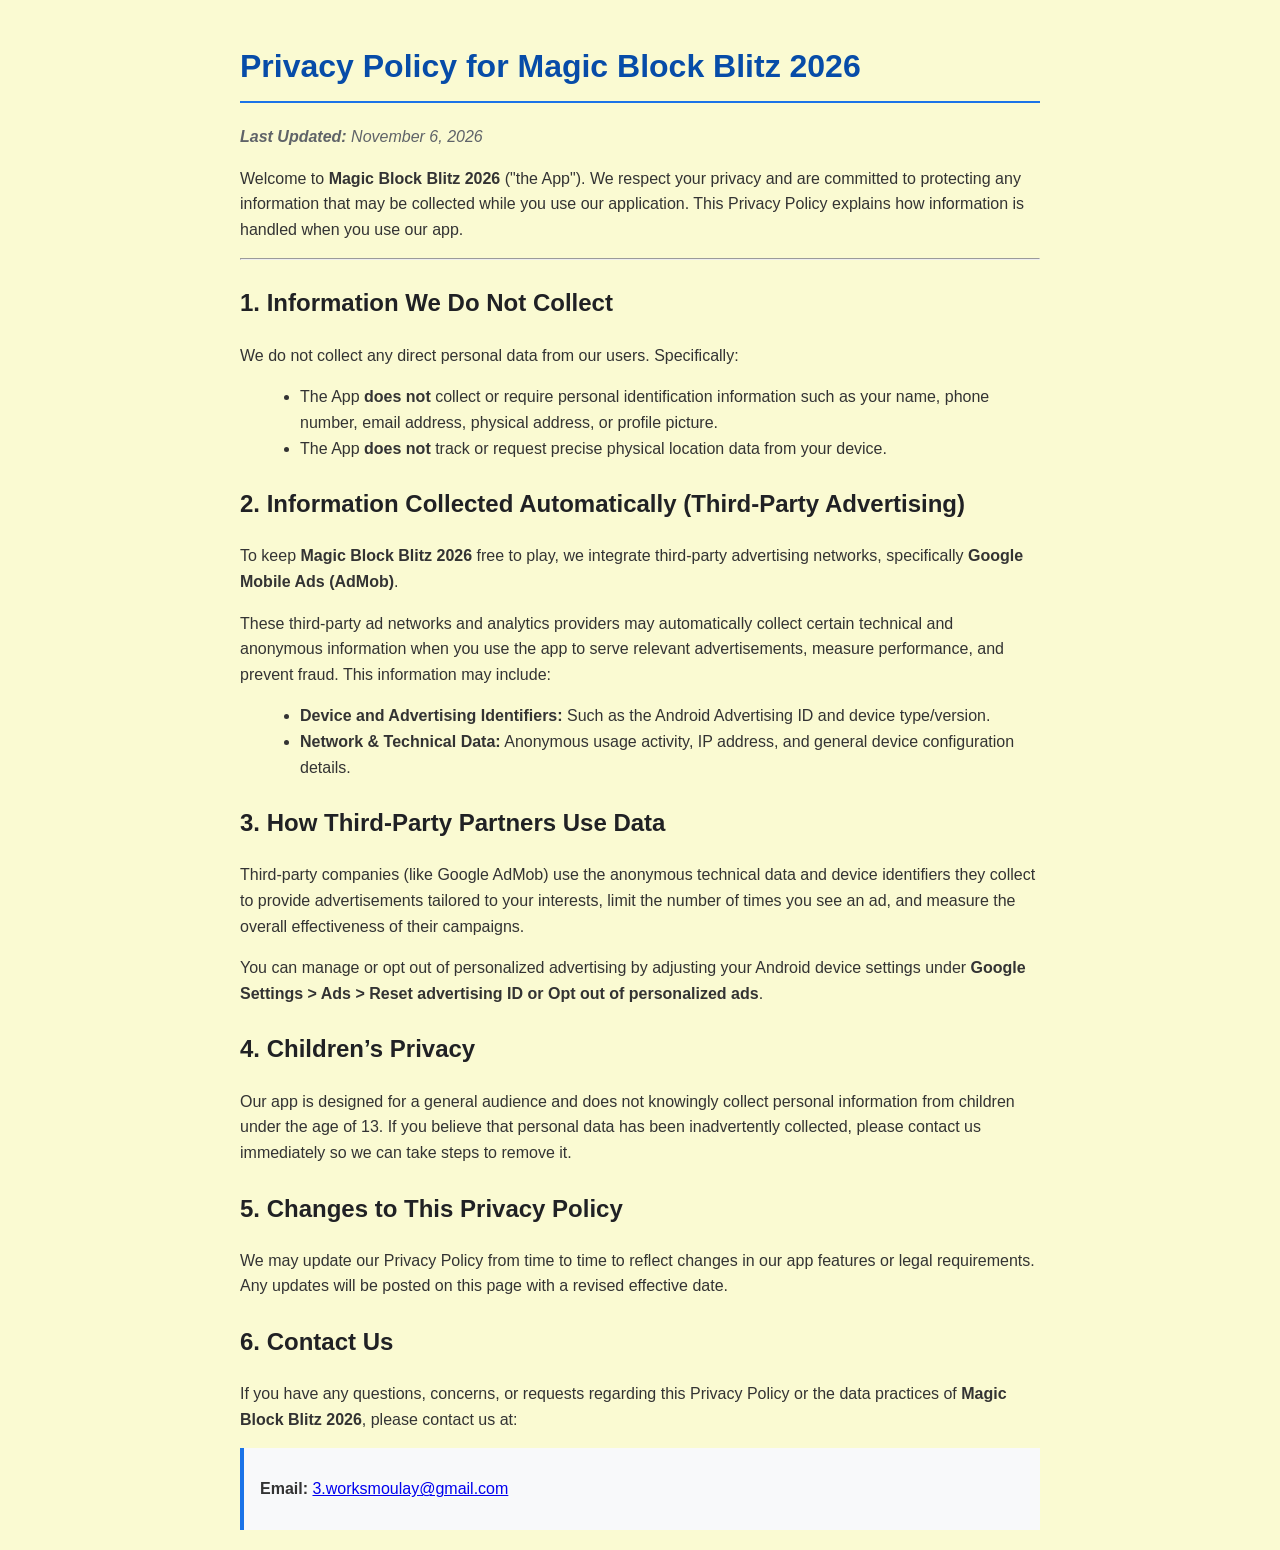
<file: Apps/EnBlocks2026/privacy/index.html>
<!DOCTYPE html>
<html lang="en">
<head>
    <meta charset="UTF-8">
    <meta name="viewport" content="width=device-width, initial-scale=1.0">
    <title>Privacy Policy - Magic Block Blitz 2026</title>
    <style>
        body {
            background-color: lightgoldenrodyellow; 
            font-family: Arial, sans-serif;
            line-height: 1.6;
            color: #333;
            max-width: 800px;
            margin: 0 auto;
            padding: 20px;
        }
        h1 {
            color: #074ca8;
            border-bottom: 2px solid #1a73e8;
            padding-bottom: 8px;
        }
        h2 {
            color: #202124;
            margin-top: 24px;
        }
        ul {
            margin-left: 20px;
        }
        .effective-date {
            font-style: italic;
            color: #5f6368;
        }
        .contact-box {
            background-color: #f8f9fa;
            border-left: 4px solid #1a73e8;
            padding: 12px 16px;
            margin-top: 16px;
        }
    </style>
</head>
<body>

    <h1>Privacy Policy for Magic Block Blitz 2026</h1>
    <p class="effective-date"><strong> Last Updated:</strong> November 6, 2026</p>

    <p>Welcome to <strong>Magic Block Blitz 2026</strong> ("the App"). We respect your privacy and are committed to protecting any information that may be collected while you use our application. This Privacy Policy explains how information is handled when you use our app.</p>

    <hr>

    <h2>1. Information We Do Not Collect</h2>
    <p>We do not collect any direct personal data from our users. Specifically:</p>
    <ul>
        <li>The App <strong>does not</strong> collect or require personal identification information such as your name, phone number, email address, physical address, or profile picture.</li>
        <li>The App <strong>does not</strong> track or request precise physical location data from your device.</li>
    </ul>

    <h2>2. Information Collected Automatically (Third-Party Advertising)</h2>
    <p>To keep <strong>Magic Block Blitz 2026</strong> free to play, we integrate third-party advertising networks, specifically <strong>Google Mobile Ads (AdMob)</strong>.</p>
    <p>These third-party ad networks and analytics providers may automatically collect certain technical and anonymous information when you use the app to serve relevant advertisements, measure performance, and prevent fraud. This information may include:</p>
    <ul>
        <li><strong>Device and Advertising Identifiers:</strong> Such as the Android Advertising ID and device type/version.</li>
        <li><strong>Network &amp; Technical Data:</strong> Anonymous usage activity, IP address, and general device configuration details.</li>
    </ul>

    <h2>3. How Third-Party Partners Use Data</h2>
    <p>Third-party companies (like Google AdMob) use the anonymous technical data and device identifiers they collect to provide advertisements tailored to your interests, limit the number of times you see an ad, and measure the overall effectiveness of their campaigns.</p>
    <p>You can manage or opt out of personalized advertising by adjusting your Android device settings under <strong>Google Settings &gt; Ads &gt; Reset advertising ID or Opt out of personalized ads</strong>.</p>

    <h2>4. Children’s Privacy</h2>
    <p>Our app is designed for a general audience and does not knowingly collect personal information from children under the age of 13. If you believe that personal data has been inadvertently collected, please contact us immediately so we can take steps to remove it.</p>

    <h2>5. Changes to This Privacy Policy</h2>
    <p>We may update our Privacy Policy from time to time to reflect changes in our app features or legal requirements. Any updates will be posted on this page with a revised effective date.</p>

    <h2>6. Contact Us</h2>
    <p>If you have any questions, concerns, or requests regarding this Privacy Policy or the data practices of <strong>Magic Block Blitz 2026</strong>, please contact us at:</p>
    <div class="contact-box">
        <p><strong>Email:</strong> <a href="mailto:3.worksmoulay@gmail.com">3.worksmoulay@gmail.com</a></p>
    </div>

</body>
</html>
</file>
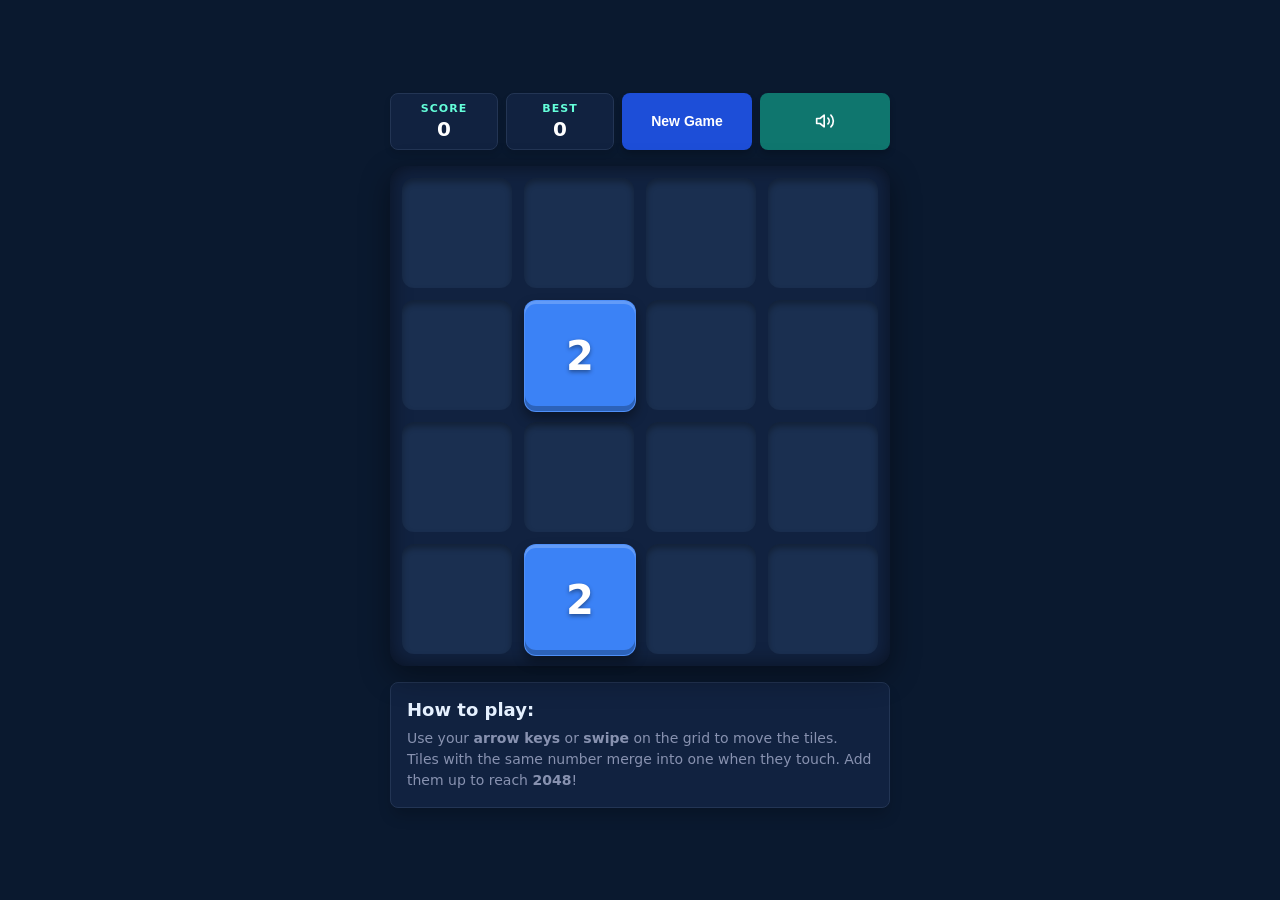
<file: Apps/EnTiles2048/play/index.html>
<!DOCTYPE html>
<html lang="en">

<head>
    <meta charset="UTF-8">
    <meta name="viewport" content="width=device-width, initial-scale=1.0, maximum-scale=1.0, user-scalable=no">
    <meta name="theme-color" content="#0A192F">
    <meta name="google-adsense-account" content="ca-pub-2658659289706339">
    <title>Tile Master 2048</title>
    <script async src="https://pagead2.googlesyndication.com/pagead/js/adsbygoogle.js?client=ca-pub-2658659289706339"
     crossorigin="anonymous"></script>
      <script async src="https://googlesyndication.com" crossorigin="anonymous"></script>
    <link rel="stylesheet" href="./index.css" /> 
</head>

<body>

    <div class="main-wrapper">
        <!-- Top Controls -->
        <div class="top-controls">
            <div class="info-box">
                <span class="info-label">Score</span>
                <span id="score" class="info-value">0</span>
            </div>

            <div class="info-box">
                <span class="info-label">Best</span>
                <span id="best-score" class="info-value">0</span>
            </div>

            <button id="new-game-btn" class="btn btn-primary">
                New Game
            </button>

            <button id="sound-btn" class="btn btn-secondary"
                style="display: flex; align-items: center; justify-content: center;" title="Toggle Sound">
                <svg id="icon-sound-on" xmlns="http://www.w3.org/2000/svg" width="20" height="20" viewBox="0 0 24 24"
                    fill="none" stroke="currentColor" stroke-width="2" stroke-linecap="round" stroke-linejoin="round">
                    <polygon points="11 5 6 9 2 9 2 15 6 15 11 19 11 5"></polygon>
                    <path d="M15.54 8.46a5 5 0 0 1 0 7.07"></path>
                    <path d="M19.07 4.93a10 10 0 0 1 0 14.14"></path>
                </svg>
                <svg id="icon-sound-off" xmlns="http://www.w3.org/2000/svg" width="20" height="20" viewBox="0 0 24 24"
                    fill="none" stroke="currentColor" stroke-width="2" stroke-linecap="round" stroke-linejoin="round"
                    style="display: none;">
                    <polygon points="11 5 6 9 2 9 2 15 6 15 11 19 11 5"></polygon>
                    <line x1="23" y1="9" x2="17" y2="15"></line>
                    <line x1="17" y1="9" x2="23" y2="15"></line>
                </svg>
            </button>
        </div>

        <!-- Game Grid Canvas -->
        <div class="game-container" id="grid">
            <!-- Background Cells -->
            <div class="grid-cell"></div>
            <div class="grid-cell"></div>
            <div class="grid-cell"></div>
            <div class="grid-cell"></div>
            <div class="grid-cell"></div>
            <div class="grid-cell"></div>
            <div class="grid-cell"></div>
            <div class="grid-cell"></div>
            <div class="grid-cell"></div>
            <div class="grid-cell"></div>
            <div class="grid-cell"></div>
            <div class="grid-cell"></div>
            <div class="grid-cell"></div>
            <div class="grid-cell"></div>
            <div class="grid-cell"></div>
            <div class="grid-cell"></div>

            <!-- Tiles container -->
            <div id="tiles-container">
                <!-- Dynamically populated by JS -->
            </div>

            <!-- Message Overlay -->
            <div id="message-overlay" class="overlay">
                <h2 id="message-title"></h2>
                <p id="message-subtitle"></p>
                <div class="overlay-buttons">
                    <button id="continue-btn" class="btn btn-secondary" style="display: none;">Continue</button>
                    <button id="overlay-new-game-btn" class="btn btn-primary">Try Again</button>
                </div>
            </div>
        </div>

        <!-- Instructions -->
        <div class="instructions">
            <h2>How to play:</h2>
            <p>
                Use your <strong>arrow keys</strong> or <strong>swipe</strong> on the grid to move the tiles. Tiles with
                the same number merge into one when they touch. Add them up to reach <strong>2048</strong>!
            </p>
        </div>
    </div>

    <script src="./index.js"></script> 

</body>

</html>
</file>
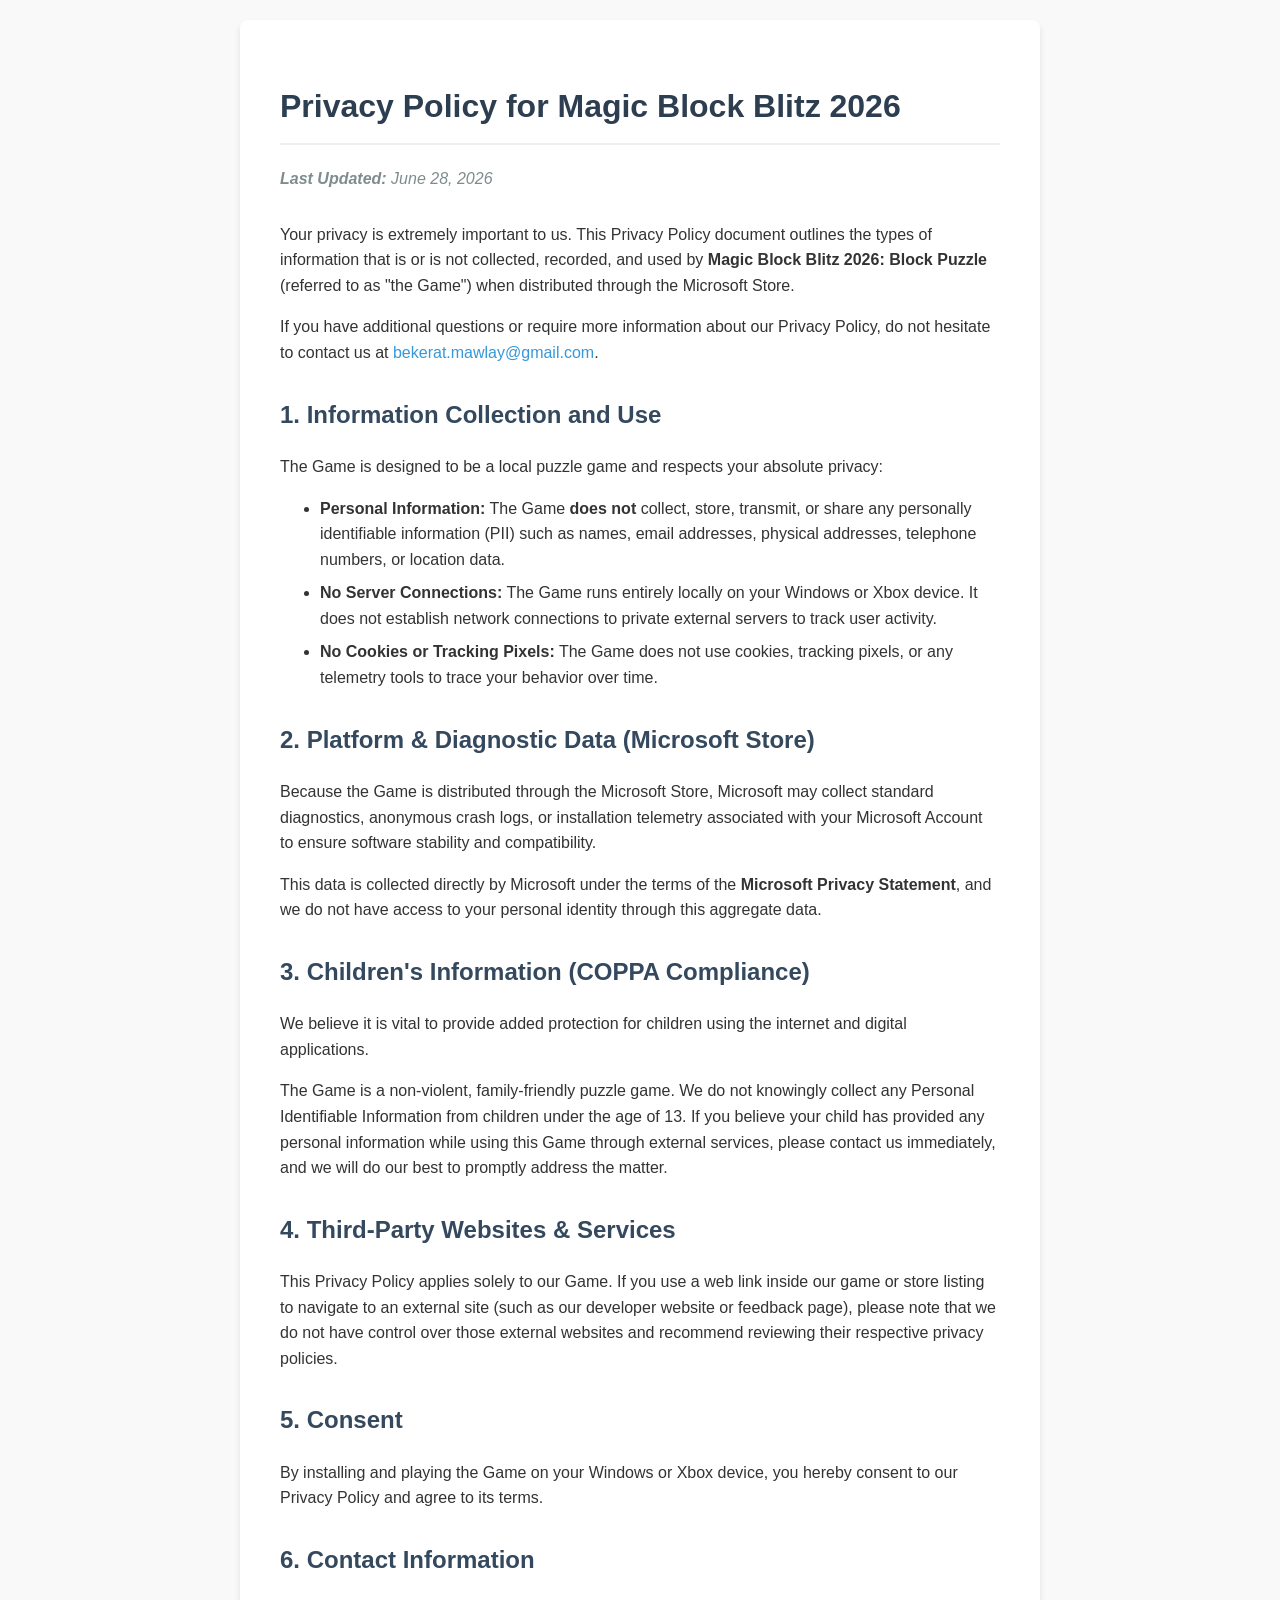
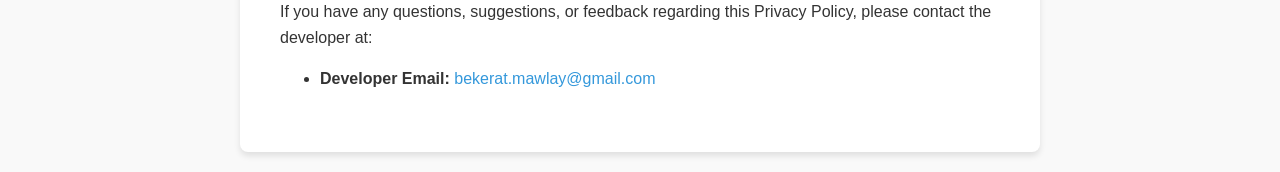
<file: Apps/EnBlocks2026/MS-EnBlocks2026_privacy_policy.html>
<!DOCTYPE html>
<html lang="en">
<head>
    <meta charset="UTF-8">
    <meta name="viewport" content="width=device-width, initial-scale=1.0">
    <title>Privacy Policy - Magic Block Blitz 2026: Block Puzzle</title>
    <style>
        body {
            font-family: -apple-system, BlinkMacSystemFont, "Segoe UI", Roboto, Helvetica, Arial, sans-serif;
            line-height: 1.6;
            color: #333;
            max-width: 800px;
            margin: 0 auto;
            padding: 20px;
            background-color: #f9f9f9;
        }
        .container {
            background-color: #ffffff;
            padding: 40px;
            border-radius: 8px;
            box-shadow: 0 4px 6px rgba(0,0,0,0.1);
        }
        h1 {
            color: #2c3e50;
            border-bottom: 2px solid #eee;
            padding-bottom: 10px;
        }
        h2 {
            color: #34495e;
            margin-top: 30px;
        }
        p {
            margin-bottom: 15px;
        }
        ul {
            margin-bottom: 20px;
        }
        li {
            margin-bottom: 8px;
        }
        a {
            color: #3498db;
            text-decoration: none;
        }
        a:hover {
            text-decoration: underline;
        }
        .date {
            font-style: italic;
            color: #7f8c8d;
            margin-bottom: 30px;
        }
    </style>
</head>
<body>
    <div class="container">
        <h1>Privacy Policy for Magic Block Blitz 2026</h1>
        
        <p class="date"><strong>Last Updated:</strong> June 28, 2026</p>

        <p>Your privacy is extremely important to us. This Privacy Policy document outlines the types of information that is or is not collected, recorded, and used by <strong>Magic Block Blitz 2026: Block Puzzle</strong> (referred to as "the Game") when distributed through the Microsoft Store.</p>

        <p>If you have additional questions or require more information about our Privacy Policy, do not hesitate to contact us at <a href="mailto:bekerat.mawlay@gmail.com">bekerat.mawlay@gmail.com</a>.</p>

        <h2>1. Information Collection and Use</h2>
        <p>The Game is designed to be a local puzzle game and respects your absolute privacy:</p>
        <ul>
            <li><strong>Personal Information:</strong> The Game <strong>does not</strong> collect, store, transmit, or share any personally identifiable information (PII) such as names, email addresses, physical addresses, telephone numbers, or location data.</li>
            <li><strong>No Server Connections:</strong> The Game runs entirely locally on your Windows or Xbox device. It does not establish network connections to private external servers to track user activity.</li>
            <li><strong>No Cookies or Tracking Pixels:</strong> The Game does not use cookies, tracking pixels, or any telemetry tools to trace your behavior over time.</li>
        </ul>

        <h2>2. Platform & Diagnostic Data (Microsoft Store)</h2>
        <p>Because the Game is distributed through the Microsoft Store, Microsoft may collect standard diagnostics, anonymous crash logs, or installation telemetry associated with your Microsoft Account to ensure software stability and compatibility.</p>
        <p>This data is collected directly by Microsoft under the terms of the <strong>Microsoft Privacy Statement</strong>, and we do not have access to your personal identity through this aggregate data.</p>

        <h2>3. Children's Information (COPPA Compliance)</h2>
        <p>We believe it is vital to provide added protection for children using the internet and digital applications.</p>
        <p>The Game is a non-violent, family-friendly puzzle game. We do not knowingly collect any Personal Identifiable Information from children under the age of 13. If you believe your child has provided any personal information while using this Game through external services, please contact us immediately, and we will do our best to promptly address the matter.</p>

        <h2>4. Third-Party Websites & Services</h2>
        <p>This Privacy Policy applies solely to our Game. If you use a web link inside our game or store listing to navigate to an external site (such as our developer website or feedback page), please note that we do not have control over those external websites and recommend reviewing their respective privacy policies.</p>

        <h2>5. Consent</h2>
        <p>By installing and playing the Game on your Windows or Xbox device, you hereby consent to our Privacy Policy and agree to its terms.</p>

        <h2>6. Contact Information</h2>
        <p>If you have any questions, suggestions, or feedback regarding this Privacy Policy, please contact the developer at:</p>
        <ul>
            <li><strong>Developer Email:</strong> <a href="mailto:bekerat.mawlay@gmail.com">bekerat.mawlay@gmail.com</a></li>
        </ul>
    </div>
</body>
</html>
</file>
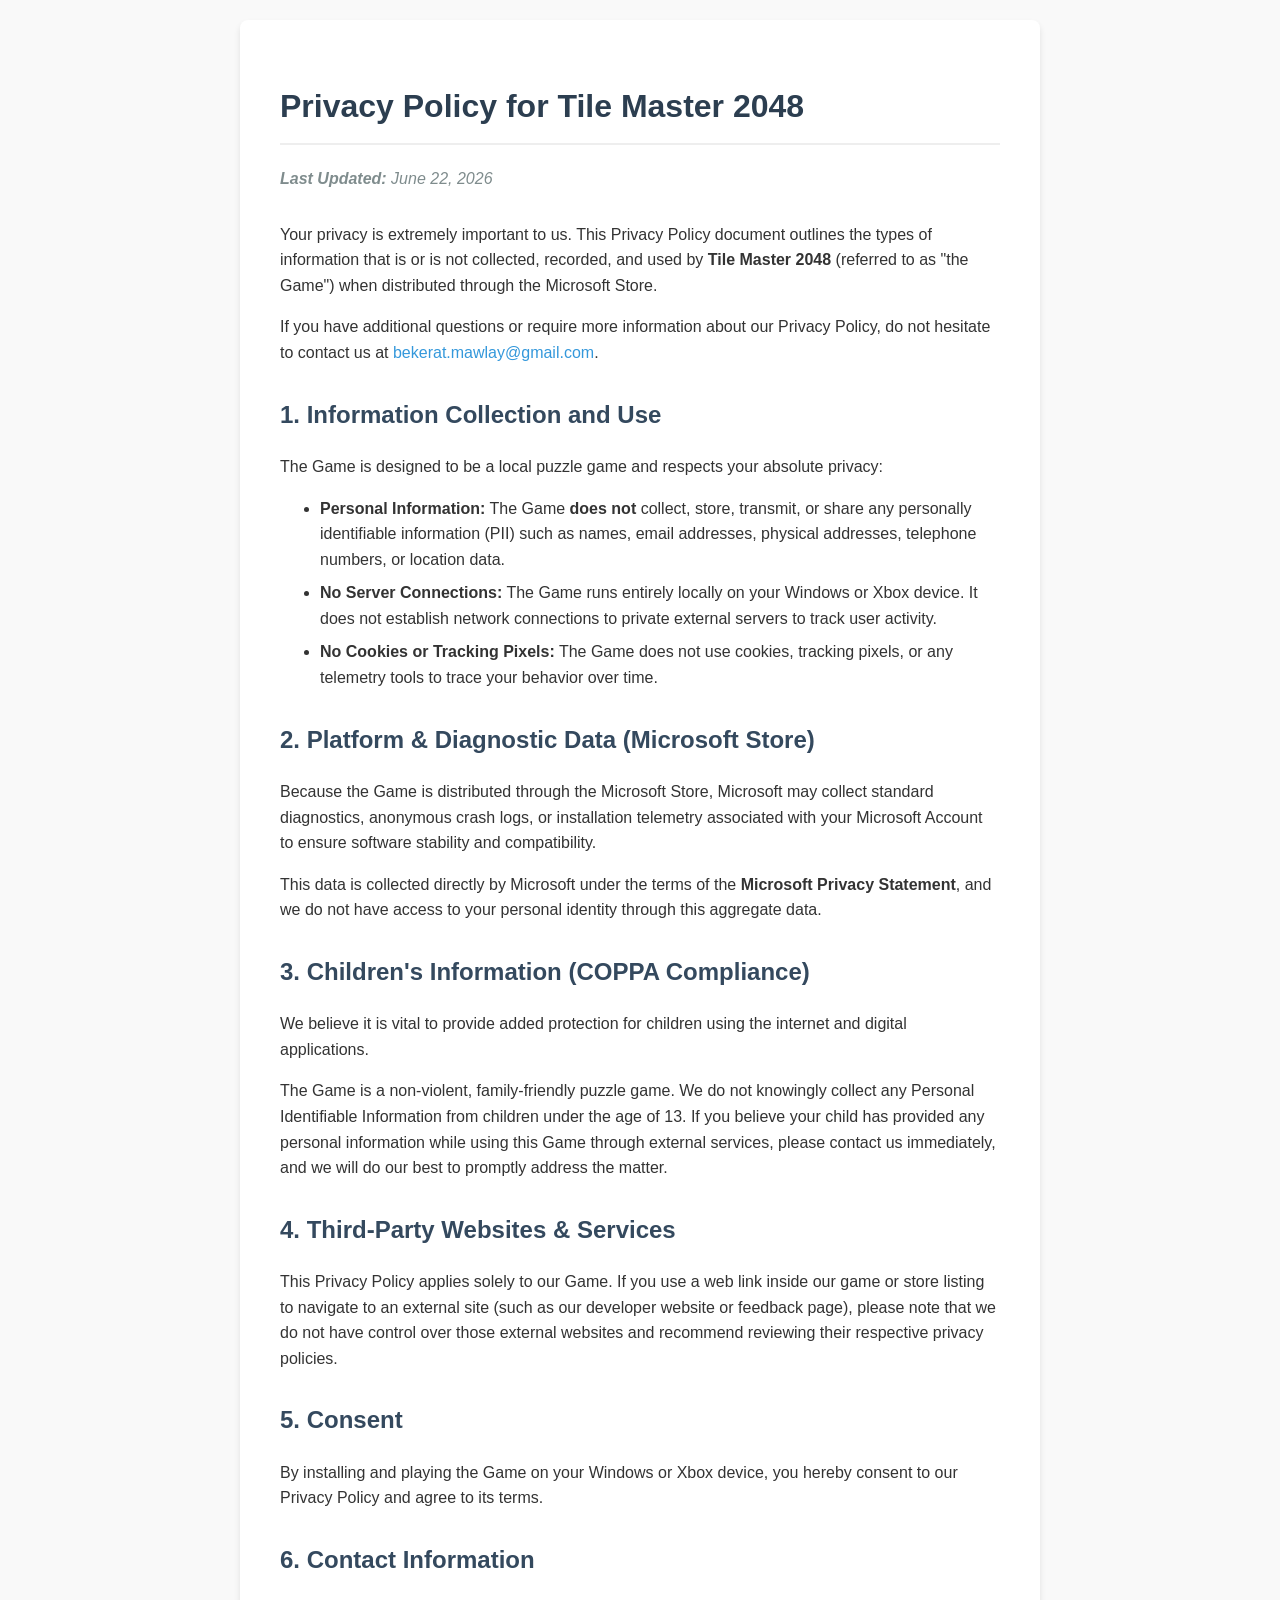
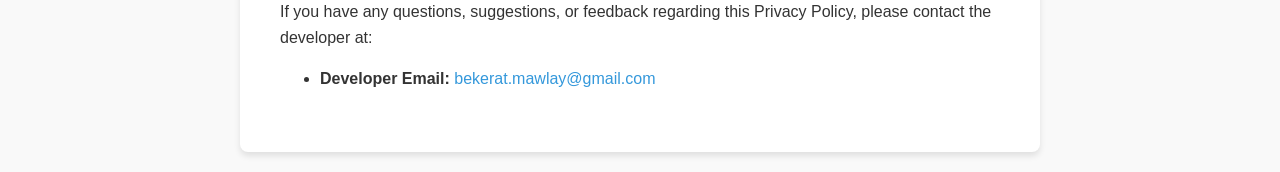
<file: Apps/EnTiles2048/EnTiles2048_privacy_policy.html>
<!DOCTYPE html>
<html lang="en">
<head>
    <meta charset="UTF-8">
    <meta name="viewport" content="width=device-width, initial-scale=1.0">
    <title>Privacy Policy - Tile Master 2048</title>
    <style>
        body {
            font-family: -apple-system, BlinkMacSystemFont, "Segoe UI", Roboto, Helvetica, Arial, sans-serif;
            line-height: 1.6;
            color: #333;
            max-width: 800px;
            margin: 0 auto;
            padding: 20px;
            background-color: #f9f9f9;
        }
        .container {
            background-color: #ffffff;
            padding: 40px;
            border-radius: 8px;
            box-shadow: 0 4px 6px rgba(0,0,0,0.1);
        }
        h1 {
            color: #2c3e50;
            border-bottom: 2px solid #eee;
            padding-bottom: 10px;
        }
        h2 {
            color: #34495e;
            margin-top: 30px;
        }
        p {
            margin-bottom: 15px;
        }
        ul {
            margin-bottom: 20px;
        }
        li {
            margin-bottom: 8px;
        }
        a {
            color: #3498db;
            text-decoration: none;
        }
        a:hover {
            text-decoration: underline;
        }
        .date {
            font-style: italic;
            color: #7f8c8d;
            margin-bottom: 30px;
        }
    </style>
</head>
<body>
    <div class="container">
        <h1>Privacy Policy for Tile Master 2048</h1>
        
        <p class="date"><strong>Last Updated:</strong> June 22, 2026</p>

        <p>Your privacy is extremely important to us. This Privacy Policy document outlines the types of information that is or is not collected, recorded, and used by <strong>Tile Master 2048</strong> (referred to as "the Game") when distributed through the Microsoft Store.</p>

        <p>If you have additional questions or require more information about our Privacy Policy, do not hesitate to contact us at <a href="mailto:bekerat.mawlay@gmail.com">bekerat.mawlay@gmail.com</a>.</p>

        <h2>1. Information Collection and Use</h2>
        <p>The Game is designed to be a local puzzle game and respects your absolute privacy:</p>
        <ul>
            <li><strong>Personal Information:</strong> The Game <strong>does not</strong> collect, store, transmit, or share any personally identifiable information (PII) such as names, email addresses, physical addresses, telephone numbers, or location data.</li>
            <li><strong>No Server Connections:</strong> The Game runs entirely locally on your Windows or Xbox device. It does not establish network connections to private external servers to track user activity.</li>
            <li><strong>No Cookies or Tracking Pixels:</strong> The Game does not use cookies, tracking pixels, or any telemetry tools to trace your behavior over time.</li>
        </ul>

        <h2>2. Platform & Diagnostic Data (Microsoft Store)</h2>
        <p>Because the Game is distributed through the Microsoft Store, Microsoft may collect standard diagnostics, anonymous crash logs, or installation telemetry associated with your Microsoft Account to ensure software stability and compatibility.</p>
        <p>This data is collected directly by Microsoft under the terms of the <strong>Microsoft Privacy Statement</strong>, and we do not have access to your personal identity through this aggregate data.</p>

        <h2>3. Children's Information (COPPA Compliance)</h2>
        <p>We believe it is vital to provide added protection for children using the internet and digital applications.</p>
        <p>The Game is a non-violent, family-friendly puzzle game. We do not knowingly collect any Personal Identifiable Information from children under the age of 13. If you believe your child has provided any personal information while using this Game through external services, please contact us immediately, and we will do our best to promptly address the matter.</p>

        <h2>4. Third-Party Websites & Services</h2>
        <p>This Privacy Policy applies solely to our Game. If you use a web link inside our game or store listing to navigate to an external site (such as our developer website or feedback page), please note that we do not have control over those external websites and recommend reviewing their respective privacy policies.</p>

        <h2>5. Consent</h2>
        <p>By installing and playing the Game on your Windows or Xbox device, you hereby consent to our Privacy Policy and agree to its terms.</p>

        <h2>6. Contact Information</h2>
        <p>If you have any questions, suggestions, or feedback regarding this Privacy Policy, please contact the developer at:</p>
        <ul>
            <li><strong>Developer Email:</strong> <a href="mailto:bekerat.mawlay@gmail.com">bekerat.mawlay@gmail.com</a></li>
        </ul>
    </div>
</body>
</html>
</file>
<file: Apps/EnTiles2048/play/index.css>
:root {
    --bg-color: #0A192F;
    --surface-color: #112240;
    --surface-border: #233554;
    --text-main: #E6F1FF;
    --text-accent: #64FFDA;
    --text-muted: #8892B0;
}

body {
    /* Using native system fonts for UWP/Windows alignment */
    font-family: 'Segoe UI', system-ui, -apple-system, sans-serif;
    background-color: var(--bg-color);
    color: var(--text-main);
    touch-action: none;
    display: flex;
    flex-direction: column;
    align-items: center;
    justify-content: center;
    min-height: 100vh;
    margin: 0;
    padding: 16px;
    box-sizing: border-box;
}

.main-wrapper {
    width: 100%;
    max-width: 500px;
    display: flex;
    flex-direction: column;
    gap: 16px;
}

.top-controls {
    display: flex;
    gap: 8px;
    justify-content: space-between;
    width: 100%;
}

.info-box {
    background-color: var(--surface-color);
    border-radius: 8px;
    flex: 1;
    display: flex;
    flex-direction: column;
    align-items: center;
    justify-content: center;
    padding: 8px 0;
    box-shadow: 0 4px 6px rgba(0, 0, 0, 0.1);
    border: 1px solid var(--surface-border);
}

.info-label {
    color: var(--text-accent);
    font-size: 11px;
    font-weight: bold;
    text-transform: uppercase;
    letter-spacing: 1px;
}

.info-value {
    font-weight: bold;
    font-size: 1.25rem;
    color: white;
    margin-top: 2px;
}

.btn {
    border-radius: 8px;
    flex: 1;
    font-weight: bold;
    box-shadow: 0 4px 6px rgba(0, 0, 0, 0.2);
    transition: all 0.1s;
    border: none;
    cursor: pointer;
    font-size: 14px;
    color: white;
    padding: 12px;
}

.btn:active {
    transform: scale(0.95);
}

.btn-primary {
    background-color: #1D4ED8;
}

.btn-primary:hover {
    background-color: #2563EB;
}

.btn-secondary {
    background-color: #0F766E;
}

.btn-secondary:hover {
    background-color: #14B8A6;
}

.btn-muted {
    background-color: #4B5563;
}

.btn-muted:hover {
    background-color: #6B7280;
}

.game-container {
    width: 100%;
    aspect-ratio: 1 / 1;
    max-height: 500px;
    background-color: var(--surface-color);
    border-radius: 16px;
    padding: 12px;
    box-shadow: inset 0 0 20px rgba(0, 0, 0, 0.5), 0 10px 30px rgba(0, 0, 0, 0.4);
    display: grid;
    grid-template-columns: repeat(4, 1fr);
    grid-template-rows: repeat(4, 1fr);
    gap: 12px;
    position: relative;
    box-sizing: border-box;
}

.grid-cell {
    background-color: #1A2F50;
    border-radius: 12px;
    box-shadow: inset 0 4px 6px rgba(0, 0, 0, 0.3);
    width: 100%;
    height: 100%;
}

#tiles-container {
    position: absolute;
    top: 12px;
    left: 12px;
    right: 12px;
    bottom: 12px;
    display: grid;
    grid-template-columns: repeat(4, 1fr);
    grid-template-rows: repeat(4, 1fr);
    gap: 12px;
    pointer-events: none;
    /* Let touches pass through to the game container */
}

#tiles-container>div {
    width: 100%;
    height: 100%;
}

.tile {
    display: flex;
    justify-content: center;
    align-items: center;
    width: 100%;
    height: 100%;
    border-radius: 12px;
    font-weight: 800;
    font-size: clamp(1.5rem, 6vw, 2.5rem);
    box-shadow: 0 6px 12px rgba(0, 0, 0, 0.4),
        inset 0 -5px 0 rgba(0, 0, 0, 0.25),
        inset 0 3px 0 rgba(255, 255, 255, 0.2);
    text-shadow: 0 2px 4px rgba(0, 0, 0, 0.4);
    border: 1px solid rgba(255, 255, 255, 0.1);
    transition: transform 0.1s ease-in-out;
    z-index: 10;
}

.tile-new {
    animation: pop 0.2s cubic-bezier(0.175, 0.885, 0.32, 1.275) forwards;
}

.tile-2 {
    background-color: #3b82f6;
    color: #ffffff;
}

.tile-4 {
    background-color: #06b6d4;
    color: #ffffff;
}

.tile-8 {
    background-color: #14b8a6;
    color: #ffffff;
}

.tile-16 {
    background-color: #10b981;
    color: #ffffff;
}

.tile-32 {
    background-color: #84cc16;
    color: #111827;
}

.tile-64 {
    background-color: #eab308;
    color: #111827;
}

.tile-128 {
    background-color: #f59e0b;
    color: #ffffff;
}

.tile-256 {
    background-color: #f97316;
    color: #ffffff;
}

.tile-512 {
    background-color: #ef4444;
    color: #ffffff;
}

.tile-1024 {
    background-color: #d946ef;
    color: #ffffff;
}

.tile-2048 {
    background-color: #8b5cf6;
    color: #ffffff;
    box-shadow: 0 0 15px #a78bfa;
}

@keyframes pop {
    0% {
        transform: scale(0);
        opacity: 0;
    }

    100% {
        transform: scale(1);
        opacity: 1;
    }
}

@keyframes milestone-glow {
    0% {
        transform: scale(1);
        box-shadow: 0 0 0 0 rgba(52, 211, 153, 0.8);
    }

    50% {
        transform: scale(1.15);
        box-shadow: 0 0 40px 20px rgba(52, 211, 153, 0);
    }

    100% {
        transform: scale(1);
        box-shadow: 0 0 0 0 rgba(52, 211, 153, 0);
    }
}

.milestone-animation {
    animation: milestone-glow 0.8s ease-out !important;
    z-index: 50;
    border: 2px solid #64FFDA;
}

.overlay {
    position: absolute;
    top: 0;
    left: 0;
    right: 0;
    bottom: 0;
    background-color: rgba(10, 25, 47, 0.85);
    z-index: 50;
    display: flex;
    flex-direction: column;
    align-items: center;
    justify-content: center;
    border-radius: 16px;
    opacity: 0;
    visibility: hidden;
    transition: opacity 0.3s ease, visibility 0.3s ease;
    backdrop-filter: blur(4px);
    pointer-events: auto;
}

.overlay.active {
    opacity: 1;
    visibility: visible;
}

.overlay h2 {
    font-size: 2.25rem;
    font-weight: bold;
    color: white;
    margin: 0 0 8px 0;
    text-align: center;
    text-shadow: 0 2px 4px rgba(0, 0, 0, 0.5);
}

.overlay p {
    color: var(--text-accent);
    margin: 0 0 24px 0;
    text-align: center;
    padding: 0 16px;
    font-weight: 600;
    font-size: 14px;
}

.overlay-buttons {
    display: flex;
    gap: 16px;
}

.overlay-buttons .btn {
    padding: 10px 24px;
}

.instructions {
    background-color: var(--surface-color);
    border: 1px solid var(--surface-border);
    border-radius: 8px;
    padding: 16px;
    box-shadow: 0 10px 15px -3px rgba(0, 0, 0, 0.2);
    box-sizing: border-box;
}

.instructions h2 {
    color: var(--text-main);
    font-weight: bold;
    font-size: 1.125rem;
    margin: 0 0 8px 0;
}

.instructions p {
    color: var(--text-muted);
    font-size: 0.875rem;
    line-height: 1.5;
    margin: 0;
}
</file>
